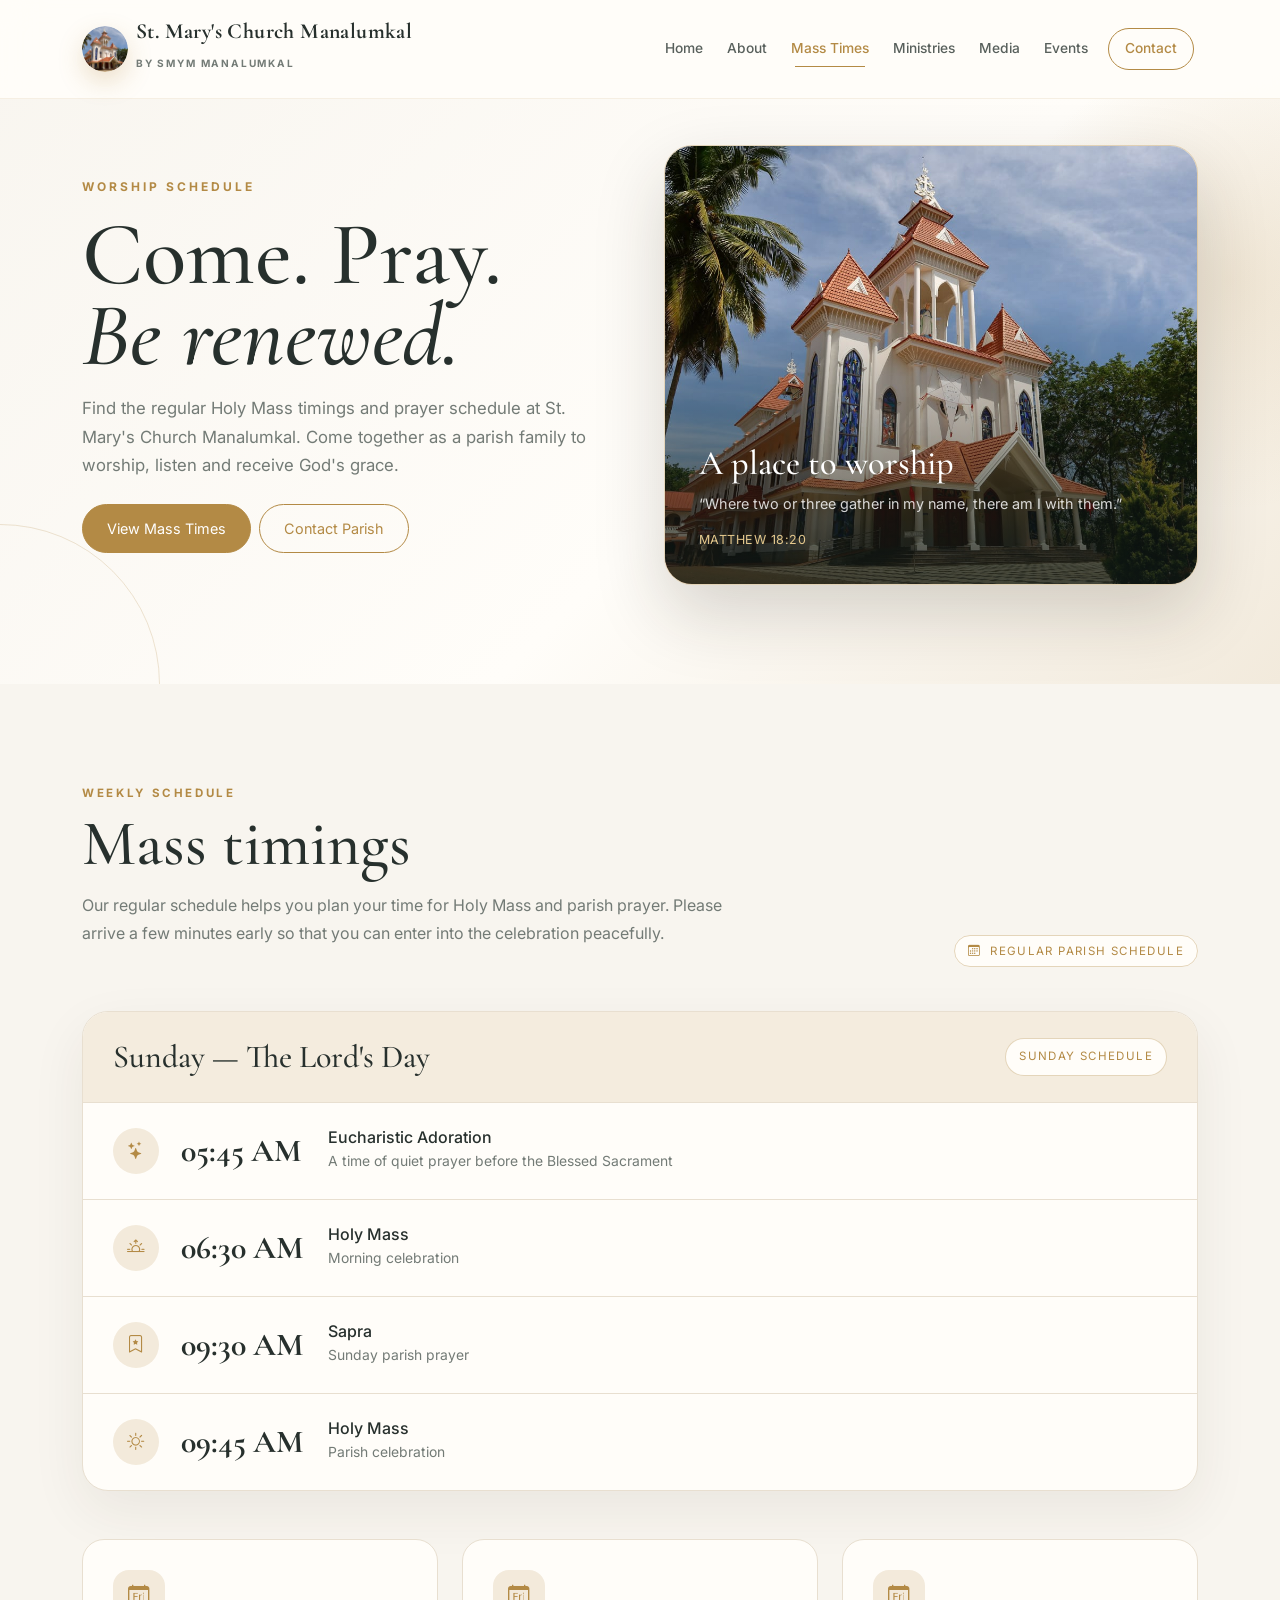
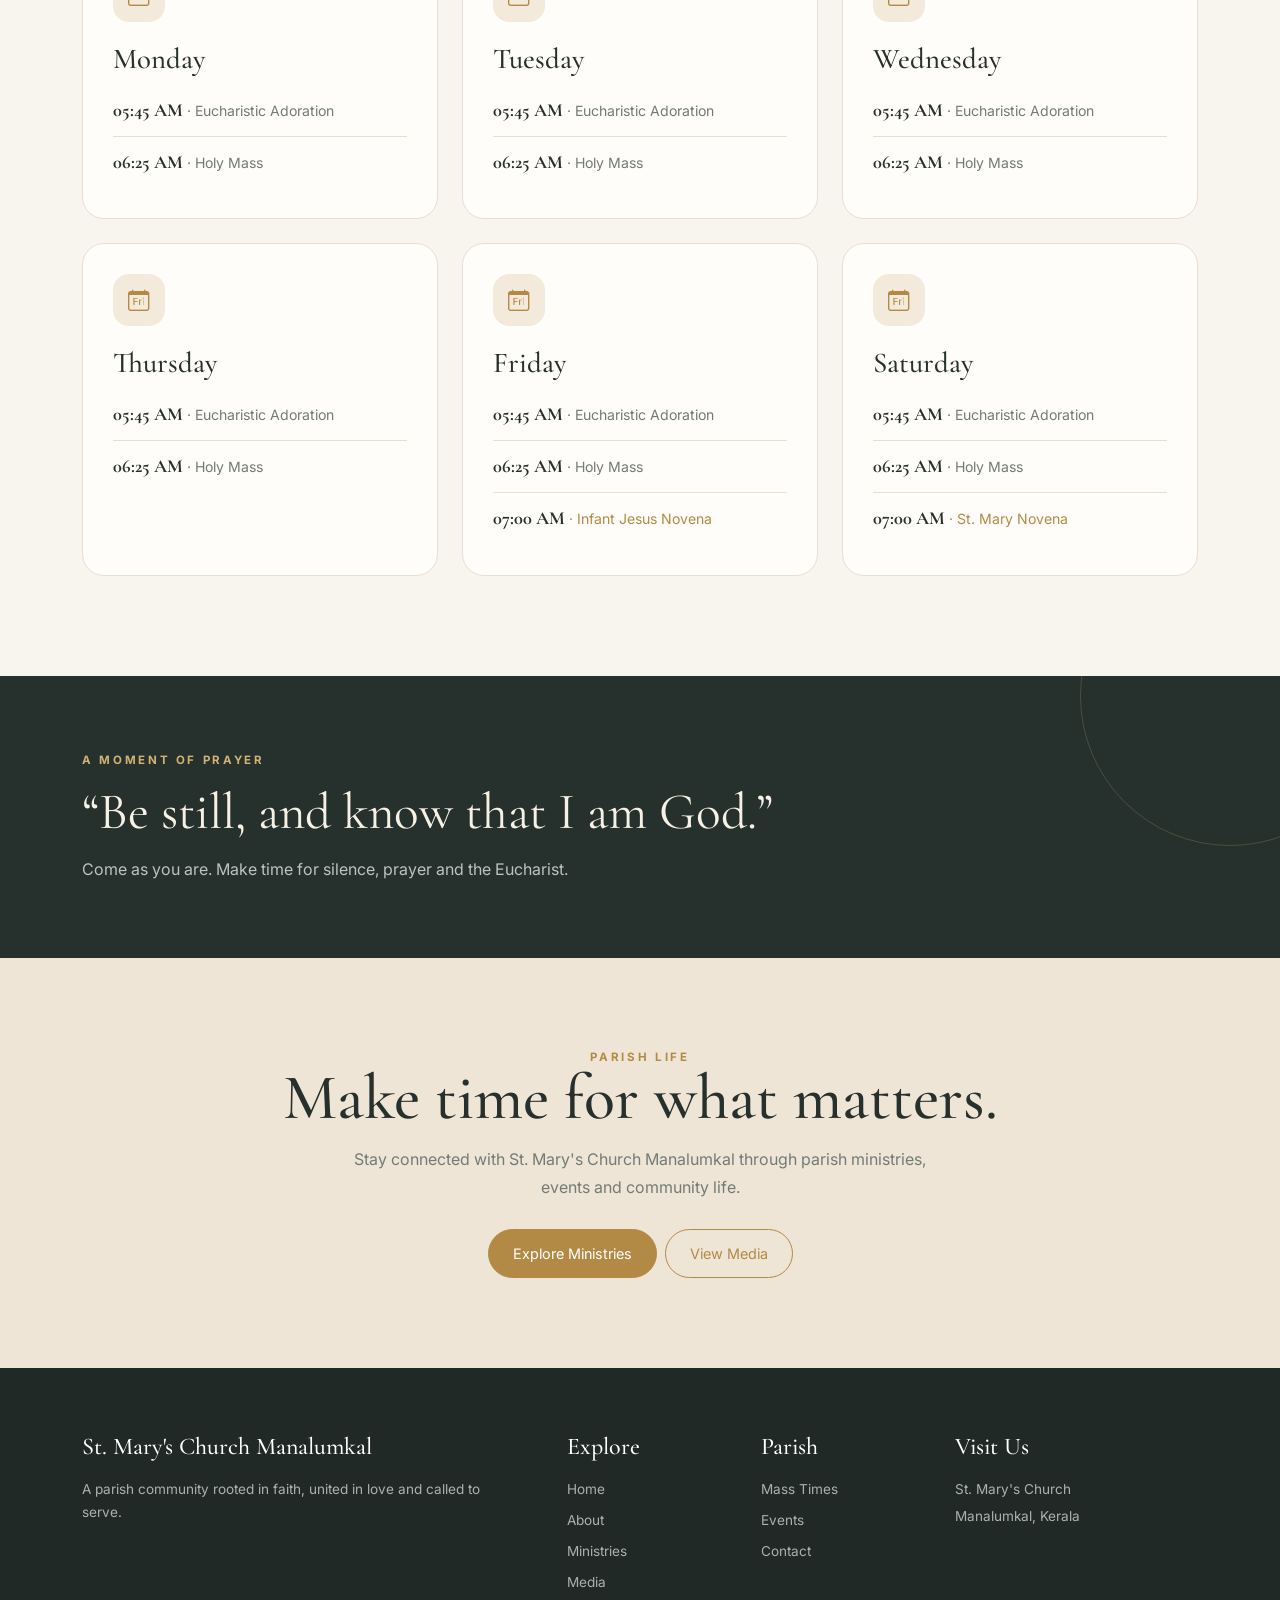
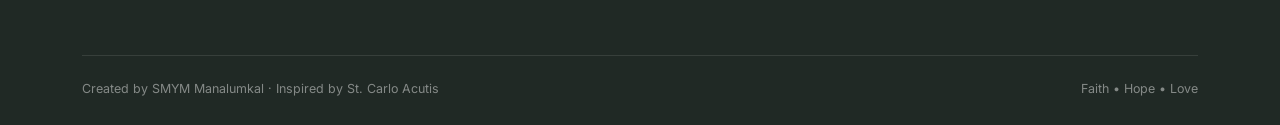
<file: mass_timing.html>
<!DOCTYPE html>
<html lang="en">
<head>
<meta charset="UTF-8">
<meta name="viewport" content="width=device-width, initial-scale=1.0">
<title>Mass Timings | St. Mary's Church Manalumkal</title>
<meta name="description" content="Mass timings and prayer schedule of St. Mary's Church Manalumkal.">
<link href="https://cdn.jsdelivr.net/npm/bootstrap@5.3.8/dist/css/bootstrap.min.css" rel="stylesheet">
<link href="https://cdn.jsdelivr.net/npm/bootstrap-icons@1.13.1/font/bootstrap-icons.css" rel="stylesheet">
<link href="https://fonts.googleapis.com/css2?family=Cormorant+Garamond:wght@500;600;700&family=Inter:wght@400;500;600;700&display=swap" rel="stylesheet">

<style>
:root {
  --cream:#f8f5ef;
  --paper:#fffdf9;
  --ink:#27302d;
  --muted:#737b76;
  --gold:#b38a45;
  --gold2:#d2b273;
  --line:#e8dfd0;
  --dark:#26312e;
}

* { box-sizing:border-box; }
html { scroll-behavior:smooth; }
body {
  margin:0;
  background:var(--cream);
  color:var(--ink);
  font-family:Inter,sans-serif;
  line-height:1.7;
}
.serif { font-family:"Cormorant Garamond",serif; }

/* NAVBAR */
.main-navbar {
  position:fixed;
  top:0;
  left:0;
  right:0;
  z-index:1000;
  background:rgba(255,253,249,.94);
  backdrop-filter:blur(16px);
  border-bottom:1px solid rgba(179,138,69,.12);
  transition:.3s;
}
.main-navbar.scrolled {
  box-shadow:0 10px 30px rgba(42,35,25,.08);
}
.navbar-brand {
  color:var(--ink)!important;
  font-weight:700;
  letter-spacing:.02em;
}
.brand-symbol {
  width:46px;
  height:46px;
  flex:0 0 46px;
  border-radius:50%;
  display:flex;
  align-items:center;
  justify-content:center;
  overflow:hidden;
  box-shadow:0 10px 25px rgba(184,138,68,.25);
}
.brand-symbol img {
  width:100%;
  height:100%;
  display:block;
  object-fit:cover;
  object-position:center;
  border-radius:50%;
}
.brand-title {
  font-family:"Cormorant Garamond",serif;
  font-size:1.35rem;
  line-height:1;
}
.brand-sub {
  font-size:.63rem;
  color:var(--muted);
  letter-spacing:.18em;
  text-transform:uppercase;
}
.nav-link {
  color:#58605c!important;
  font-size:.86rem;
  font-weight:500;
  margin:0 .25rem;
  position:relative;
}
.nav-link:hover,.nav-link.active {
  color:var(--gold)!important;
}
.nav-link.active:after {
  content:"";
  position:absolute;
  left:12px;
  right:12px;
  bottom:1px;
  height:1px;
  background:var(--gold);
}
.nav-cta {
  border:1px solid var(--gold);
  color:var(--gold)!important;
  border-radius:30px;
  padding:.52rem 1rem!important;
}
.nav-cta:hover {
  background:var(--gold);
  color:#fff!important;
}

/* HERO */
.hero {
  min-height:76vh;
  padding:145px 0 90px;
  position:relative;
  overflow:hidden;
  background:linear-gradient(135deg,#f8f5ef 0%,#fffdf9 60%,#f2eadc 100%);
}
.hero:before,.hero:after {
  content:"";
  position:absolute;
  border-radius:50%;
  pointer-events:none;
}
.hero:before {
  width:480px;
  height:480px;
  right:-190px;
  top:40px;
  background:radial-gradient(circle,rgba(179,138,69,.15),transparent 68%);
}
.hero:after {
  width:320px;
  height:320px;
  left:-160px;
  bottom:-160px;
  border:1px solid rgba(179,138,69,.22);
}
.eyebrow {
  font-size:.75rem;
  text-transform:uppercase;
  letter-spacing:.25em;
  color:var(--gold);
  font-weight:700;
}
.hero h1 {
  font-size:clamp(3.3rem,7vw,6rem);
  line-height:.9;
  margin:18px 0;
}
.hero p {
  max-width:650px;
  color:var(--muted);
  font-size:1.05rem;
}
.hero-image-wrap {
  position:relative;
  min-height:440px;
  border-radius:28px;
  overflow:hidden;
  border:1px solid rgba(179,138,69,.35);
  box-shadow:0 28px 70px rgba(40,32,20,.18);
  isolation:isolate;
}
.hero-image-wrap img {
  position:absolute;
  inset:0;
  width:100%;
  height:100%;
  object-fit:cover;
  object-position:center;
  z-index:-2;
}
.hero-image-wrap:after {
  content:"";
  position:absolute;
  inset:0;
  background:linear-gradient(180deg,rgba(15,25,22,.02) 35%,rgba(15,25,22,.78) 100%);
  z-index:-1;
}
.hero-image-caption {
  position:absolute;
  left:0;
  right:0;
  bottom:0;
  padding:34px;
  color:#fff;
}
.hero-image-caption .cross {
  font-size:1.8rem;
  color:#e5c98e;
}
.hero-image-caption h3 {
  font-family:"Cormorant Garamond",serif;
  font-size:2.15rem;
  margin:8px 0;
}
.hero-image-caption p {
  color:rgba(255,255,255,.82);
  font-size:.9rem;
  margin:0;
}
.hero-image-caption .verse {
  color:#e5c98e;
  font-size:.78rem;
  margin-top:12px;
  letter-spacing:.04em;
}

/* SECTIONS */
.section { padding:100px 0; }
.section-label {
  font-size:.72rem;
  text-transform:uppercase;
  letter-spacing:.23em;
  color:var(--gold);
  font-weight:700;
}
.section-title {
  font-size:clamp(2.6rem,5vw,4rem);
  line-height:.95;
  margin:10px 0 18px;
}
.section-intro {
  max-width:690px;
  color:var(--muted);
}

/* MASS SCHEDULE */
.schedule-wrap {
  background:var(--paper);
  border:1px solid var(--line);
  border-radius:26px;
  overflow:hidden;
  box-shadow:0 20px 55px rgba(50,40,25,.07);
}
.schedule-head {
  padding:26px 30px;
  background:#f4ecde;
  border-bottom:1px solid var(--line);
  display:flex;
  justify-content:space-between;
  gap:20px;
  align-items:center;
}
.schedule-head h3 {
  margin:0;
  font-family:"Cormorant Garamond",serif;
  font-size:2rem;
}
.day-badge {
  font-size:.72rem;
  text-transform:uppercase;
  letter-spacing:.12em;
  padding:8px 13px;
  border:1px solid rgba(179,138,69,.35);
  border-radius:20px;
  color:var(--gold);
  background:#fffdf9;
}
.mass-row {
  display:flex;
  align-items:center;
  gap:22px;
  padding:25px 30px;
  border-bottom:1px solid var(--line);
  transition:.25s;
}
.mass-row:last-child { border-bottom:0; }
.mass-row:hover {
  background:#fffaf2;
  transform:translateX(3px);
}
.time {
  min-width:125px;
  font-family:"Cormorant Garamond",serif;
  font-size:2rem;
  font-weight:700;
  color:var(--ink);
  line-height:1;
}
.mass-icon {
  width:46px;
  height:46px;
  border-radius:50%;
  display:grid;
  place-items:center;
  background:#f3eadb;
  color:var(--gold);
  font-size:1.1rem;
}
.mass-info h5 {
  margin:0 0 3px;
  font-size:1rem;
}
.mass-info p {
  margin:0;
  color:var(--muted);
  font-size:.87rem;
}

/* QUICK CARDS */
.quick-card {
  height:100%;
  background:var(--paper);
  border:1px solid var(--line);
  border-radius:22px;
  padding:30px;
  transition:.3s;
}
.quick-card:hover {
  transform:translateY(-6px);
  box-shadow:0 18px 45px rgba(50,40,25,.08);
}
.quick-icon {
  width:52px;
  height:52px;
  border-radius:16px;
  background:#f3eadb;
  color:var(--gold);
  display:grid;
  place-items:center;
  font-size:1.35rem;
  margin-bottom:20px;
}
.quick-card h4 {
  font-family:"Cormorant Garamond",serif;
  font-size:1.8rem;
}
.quick-card p {
  color:var(--muted);
  font-size:.9rem;
}
.schedule-mini {
  padding:10px 0;
  border-bottom:1px solid var(--line);
  color:var(--muted);
  font-size:.88rem;
}
.schedule-mini:last-child { border-bottom:0; }
.schedule-mini strong {
  font-family:"Cormorant Garamond",serif;
  font-size:1.15rem;
  color:var(--ink);
}
.schedule-mini.special { color:var(--gold); }

/* PRAYER BAND */
.note-band {
  background:var(--dark);
  color:#fff;
  padding:75px 0;
  position:relative;
  overflow:hidden;
}
.note-band:after {
  content:"";
  position:absolute;
  width:300px;
  height:300px;
  border:1px solid rgba(210,178,115,.22);
  border-radius:50%;
  right:-100px;
  top:-130px;
}
.note-band p { color:rgba(255,255,255,.7); }
.quote {
  font-family:"Cormorant Garamond",serif;
  font-size:clamp(2rem,4vw,3.4rem);
  line-height:1.05;
  color:#f7f0e4;
}

/* BUTTONS */
.cta {
  padding:90px 0;
  background:#eee5d6;
  text-align:center;
}
.cta h2 {
  font-size:clamp(2.6rem,5vw,4rem);
  line-height:.95;
}
.cta p {
  max-width:620px;
  margin:18px auto 28px;
  color:var(--muted);
}
.btn-gold {
  background:var(--gold);
  color:#fff;
  border:1px solid var(--gold);
  padding:.8rem 1.5rem;
  border-radius:30px;
  font-size:.9rem;
}
.btn-gold:hover {
  background:#9c773c;
  color:#fff;
}
.btn-outline-gold {
  border:1px solid var(--gold);
  color:var(--gold);
  padding:.8rem 1.5rem;
  border-radius:30px;
  font-size:.9rem;
}
.btn-outline-gold:hover {
  background:var(--gold);
  color:#fff;
}

/* FOOTER */
footer {
  background:#202925;
  color:#fff;
  padding:65px 0 25px;
}
footer h5 {
  font-family:"Cormorant Garamond",serif;
  font-size:1.5rem;
}
footer p,footer li,footer a {
  color:rgba(255,255,255,.63);
  font-size:.85rem;
}
footer a { text-decoration:none; }
footer a:hover { color:#d2b273; }
.footer-line {
  border-top:1px solid rgba(255,255,255,.1);
  margin-top:45px;
  padding-top:22px;
  font-size:.78rem;
  color:rgba(255,255,255,.45);
}

/* SCROLL ANIMATION */
.reveal {
  opacity:0;
  transform:translateY(25px);
  transition:opacity .8s ease,transform .8s ease;
}
.reveal.show {
  opacity:1;
  transform:none;
}

/* RESPONSIVE */
@media(max-width:991px) {
  .navbar-collapse {
    background:rgba(255,253,249,.98);
    padding:15px;
    border-bottom:1px solid var(--line);
  }
  .nav-link.active:after { display:none; }
  .hero {
    min-height:auto;
    padding-top:125px;
  }
  .hero-image-wrap { min-height:390px; }
  .mass-row { align-items:flex-start; }
  .time { min-width:105px; }
}

@media(max-width:575px) {
  .hero { padding:120px 0 70px; }
  .hero-image-wrap {
    min-height:340px;
    border-radius:22px;
  }
  .hero-image-caption { padding:24px; }
  .hero-image-caption h3 { font-size:1.85rem; }
  .section { padding:72px 0; }
  .schedule-head {
    padding:20px;
    align-items:flex-start;
    flex-direction:column;
  }
  .mass-row {
    padding:21px 18px;
    gap:14px;
    flex-wrap:wrap;
  }
  .time {
    min-width:92px;
    font-size:1.65rem;
  }
  .mass-icon {
    width:40px;
    height:40px;
  }
  .mass-info {
    flex:1;
    min-width:190px;
  }
  .hero h1 { font-size:3.5rem; }
}
</style>
</head>

<body>

<!-- NAVBAR -->
<nav class="navbar navbar-expand-lg main-navbar" id="mainNavbar">
  <div class="container py-2">

    <a class="navbar-brand d-flex align-items-center gap-2" href="home.html">
      <span class="brand-symbol">
        <img src="img/Church/st_mays_church1.jpg" alt="St. Mary's Church">
      </span>

      <span>
        <span class="brand-title d-block">St. Mary's Church Manalumkal</span>
        <span class="brand-sub">By SMYM Manalumkal</span>
      </span>
    </a>

    <button class="navbar-toggler border-0 shadow-none"
      type="button"
      data-bs-toggle="collapse"
      data-bs-target="#nav">
      <i class="bi bi-list fs-2"></i>
    </button>

    <div class="collapse navbar-collapse" id="nav">
      <ul class="navbar-nav ms-auto align-items-lg-center mt-3 mt-lg-0">
        <li class="nav-item"><a class="nav-link" href="home.html">Home</a></li>
        <li class="nav-item"><a class="nav-link" href="about.html">About</a></li>
        <li class="nav-item"><a class="nav-link active" href="mass_timing.html">Mass Times</a></li>
        <li class="nav-item"><a class="nav-link" href="ministries.html">Ministries</a></li>
        <li class="nav-item"><a class="nav-link" href="media.html">Media</a></li>
        <li class="nav-item"><a class="nav-link" href="parish_announcements.html">Events</a></li>
        <li class="nav-item"><a class="nav-link nav-cta ms-lg-2" href="">Contact</a></li>
      </ul>
    </div>
  </div>
</nav>

<!-- HERO SECTION -->
<header class="hero">
  <div class="container">
    <div class="row align-items-center g-5">

      <div class="col-lg-6 reveal">
        <div class="eyebrow">Worship Schedule</div>
        <h1 class="serif">Come. Pray.<br><em>Be renewed.</em></h1>

        <p>
          Find the regular Holy Mass timings and prayer schedule at
          St. Mary's Church Manalumkal. Come together as a parish family
          to worship, listen and receive God's grace.
        </p>

        <div class="d-flex flex-wrap gap-2 mt-4">
          <a href="#weekly" class="btn btn-gold">View Mass Times</a>
          <a href="contact.html" class="btn btn-outline-gold">Contact Parish</a>
        </div>
      </div>

      <div class="col-lg-6 reveal">
        <div class="hero-image-wrap">
          <img src="img/Church/st_mays_church1.jpg"
            alt="St. Mary's Church Manalumkal">

          <div class="hero-image-caption">
            <i class="bi bi-cross cross"></i>
            <h3>A place to worship</h3>
            <p>“Where two or three gather in my name, there am I with them.”</p>
            <div class="verse">MATTHEW 18:20</div>
          </div>
        </div>
      </div>

    </div>
  </div>
</header>

<!-- WEEKLY MASS SCHEDULE -->
<section class="section" id="weekly">
  <div class="container">

    <div class="row mb-5 align-items-end">
      <div class="col-lg-7 reveal">
        <div class="section-label">Weekly Schedule</div>
        <h2 class="section-title serif">Mass timings</h2>
        <p class="section-intro">
          Our regular schedule helps you plan your time for Holy Mass
          and parish prayer. Please arrive a few minutes early so that
          you can enter into the celebration peacefully.
        </p>
      </div>

      <div class="col-lg-5 text-lg-end reveal">
        <span class="day-badge">
          <i class="bi bi-calendar3 me-1"></i>
          Regular Parish Schedule
        </span>
      </div>
    </div>

    <div class="schedule-wrap reveal">

      <div class="schedule-head">
        <h3>Sunday — The Lord's Day</h3>
        <span class="day-badge">Sunday Schedule</span>
      </div>

      <div class="mass-row">
        <div class="mass-icon"><i class="bi bi-stars"></i></div>
        <div class="time">05:45 AM</div>
        <div class="mass-info">
          <h5>Eucharistic Adoration</h5>
          <p>A time of quiet prayer before the Blessed Sacrament</p>
        </div>
      </div>

      <div class="mass-row">
        <div class="mass-icon"><i class="bi bi-sunrise"></i></div>
        <div class="time">06:30 AM</div>
        <div class="mass-info">
          <h5>Holy Mass</h5>
          <p>Morning celebration</p>
        </div>
      </div>

      <div class="mass-row">
        <div class="mass-icon"><i class="bi bi-bookmark-star"></i></div>
        <div class="time">09:30 AM</div>
        <div class="mass-info">
          <h5>Sapra</h5>
          <p>Sunday parish prayer</p>
        </div>
      </div>

      <div class="mass-row">
        <div class="mass-icon"><i class="bi bi-sun"></i></div>
        <div class="time">09:45 AM</div>
        <div class="mass-info">
          <h5>Holy Mass</h5>
          <p>Parish celebration</p>
        </div>
      </div>

    </div>

    <!-- WEEKDAY CARDS -->
    <div class="row g-4 mt-4">

      <div class="col-lg-4 col-md-6 reveal">
        <div class="quick-card">
          <div class="quick-icon"><i class="bi bi-calendar-day"></i></div>
          <h4>Monday</h4>
          <div class="schedule-mini"><strong>05:45 AM</strong> · Eucharistic Adoration</div>
          <div class="schedule-mini"><strong>06:25 AM</strong> · Holy Mass</div>
        </div>
      </div>

      <div class="col-lg-4 col-md-6 reveal">
        <div class="quick-card">
          <div class="quick-icon"><i class="bi bi-calendar-day"></i></div>
          <h4>Tuesday</h4>
          <div class="schedule-mini"><strong>05:45 AM</strong> · Eucharistic Adoration</div>
          <div class="schedule-mini"><strong>06:25 AM</strong> · Holy Mass</div>
        </div>
      </div>

      <div class="col-lg-4 col-md-6 reveal">
        <div class="quick-card">
          <div class="quick-icon"><i class="bi bi-calendar-day"></i></div>
          <h4>Wednesday</h4>
          <div class="schedule-mini"><strong>05:45 AM</strong> · Eucharistic Adoration</div>
          <div class="schedule-mini"><strong>06:25 AM</strong> · Holy Mass</div>
        </div>
      </div>

      <div class="col-lg-4 col-md-6 reveal">
        <div class="quick-card">
          <div class="quick-icon"><i class="bi bi-calendar-day"></i></div>
          <h4>Thursday</h4>
          <div class="schedule-mini"><strong>05:45 AM</strong> · Eucharistic Adoration</div>
          <div class="schedule-mini"><strong>06:25 AM</strong> · Holy Mass</div>
        </div>
      </div>

      <div class="col-lg-4 col-md-6 reveal">
        <div class="quick-card">
          <div class="quick-icon"><i class="bi bi-calendar-day"></i></div>
          <h4>Friday</h4>
          <div class="schedule-mini"><strong>05:45 AM</strong> · Eucharistic Adoration</div>
          <div class="schedule-mini"><strong>06:25 AM</strong> · Holy Mass</div>
          <div class="schedule-mini special"><strong>07:00 AM</strong> · Infant Jesus Novena</div>
        </div>
      </div>

      <div class="col-lg-4 col-md-6 reveal">
        <div class="quick-card">
          <div class="quick-icon"><i class="bi bi-calendar-day"></i></div>
          <h4>Saturday</h4>
          <div class="schedule-mini"><strong>05:45 AM</strong> · Eucharistic Adoration</div>
          <div class="schedule-mini"><strong>06:25 AM</strong> · Holy Mass</div>
          <div class="schedule-mini special"><strong>07:00 AM</strong> · St. Mary Novena</div>
        </div>
      </div>

    </div>
  </div>
</section>

<!-- PRAYER SECTION -->
<section class="note-band">
  <div class="container">
    <div class="row align-items-center g-5">

      <div class="col-lg-8 reveal">
        <div class="section-label" style="color:#d2b273">A moment of prayer</div>
        <div class="quote mt-3">“Be still, and know that I am God.”</div>
        <p class="mt-3 mb-0">
          Come as you are. Make time for silence, prayer and the Eucharist.
        </p>
      </div>

      <div class="col-lg-4 text-lg-end reveal">
        <i class="bi bi-cross"
          style="font-size:5rem;color:#d2b273;opacity:.75"></i>
      </div>

    </div>
  </div>
</section>

<!-- CALL TO ACTION -->
<section class="cta">
  <div class="container reveal">
    <div class="section-label">Parish Life</div>
    <h2 class="serif">Make time for what matters.</h2>
    <p>
      Stay connected with St. Mary's Church Manalumkal through parish
      ministries, events and community life.
    </p>

    <div class="d-flex justify-content-center flex-wrap gap-2">
      <a href="ministries.html" class="btn btn-gold">Explore Ministries</a>
      <a href="media.html" class="btn btn-outline-gold">View Media</a>
    </div>
  </div>
</section>

<!-- FOOTER -->
<footer>
  <div class="container">
    <div class="row g-5">

      <div class="col-lg-5">
        <h5>St. Mary's Church Manalumkal</h5>
        <p class="mt-3">
          A parish community rooted in faith, united in love and called to serve.
        </p>
      </div>

      <div class="col-6 col-lg-2">
        <h5>Explore</h5>
        <ul class="list-unstyled mt-3">
          <li class="mb-2"><a href="index.html">Home</a></li>
          <li class="mb-2"><a href="about.html">About</a></li>
          <li class="mb-2"><a href="ministries.html">Ministries</a></li>
          <li><a href="media.html">Media</a></li>
        </ul>
      </div>

      <div class="col-6 col-lg-2">
        <h5>Parish</h5>
        <ul class="list-unstyled mt-3">
          <li class="mb-2"><a href="mass timing.html">Mass Times</a></li>
          <li class="mb-2"><a href="events.html">Events</a></li>
          <li><a href="contact.html">Contact</a></li>
        </ul>
      </div>

      <div class="col-lg-3">
        <h5>Visit Us</h5>
        <p class="mt-3 mb-1">St. Mary's Church</p>
        <p>Manalumkal, Kerala</p>
      </div>

    </div>

    <div class="footer-line d-flex flex-wrap justify-content-between gap-2">
      <span>Created by SMYM Manalumkal · Inspired by St. Carlo Acutis</span>
      <span>Faith • Hope • Love</span>
    </div>
  </div>
</footer>

<script src="https://cdn.jsdelivr.net/npm/bootstrap@5.3.8/dist/js/bootstrap.bundle.min.js"></script>

<script>
const nav = document.getElementById('mainNavbar');

window.addEventListener('scroll', () => {
  nav.classList.toggle('scrolled', window.scrollY > 20);
});

const io = new IntersectionObserver(
  entries => {
    entries.forEach(entry => {
      if (entry.isIntersecting) {
        entry.target.classList.add('show');
      }
    });
  },
  { threshold: 0.12 }
);

document.querySelectorAll('.reveal').forEach(el => io.observe(el));
</script>

</body>
</html>
</file>
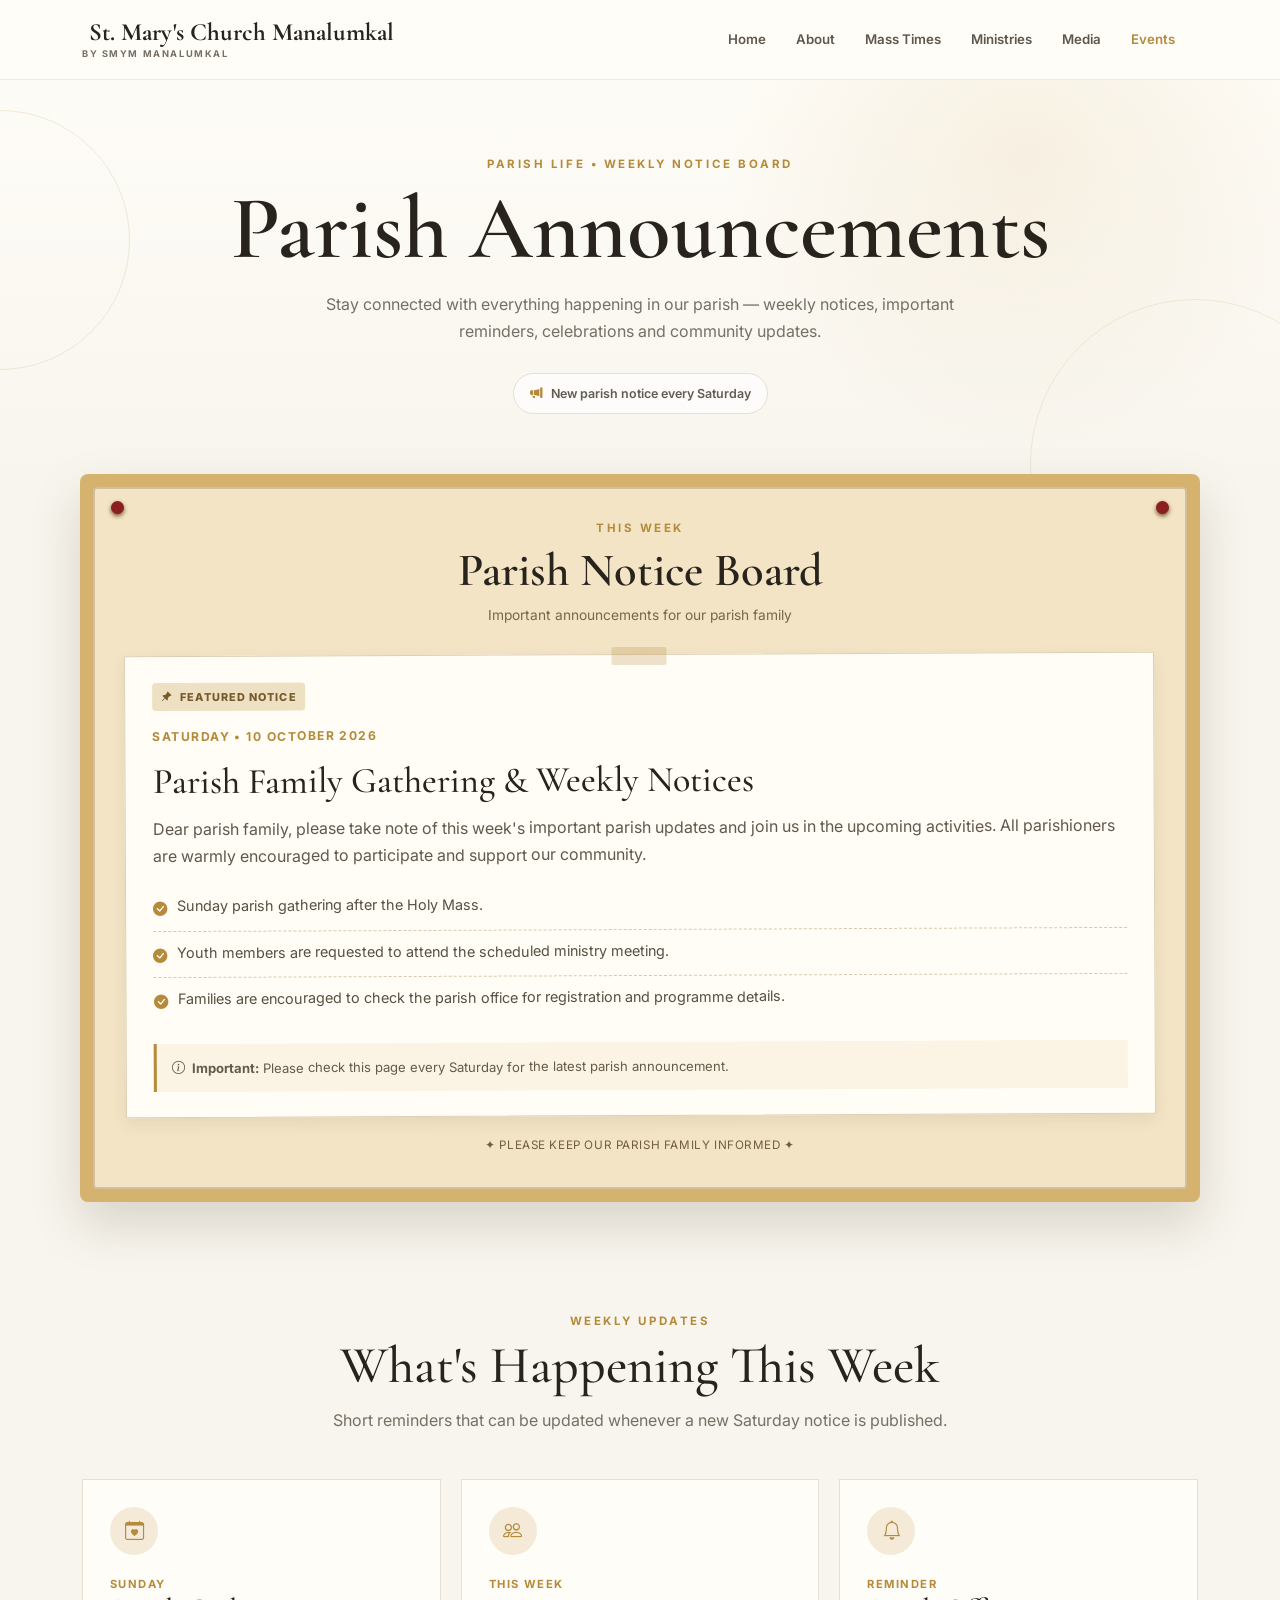
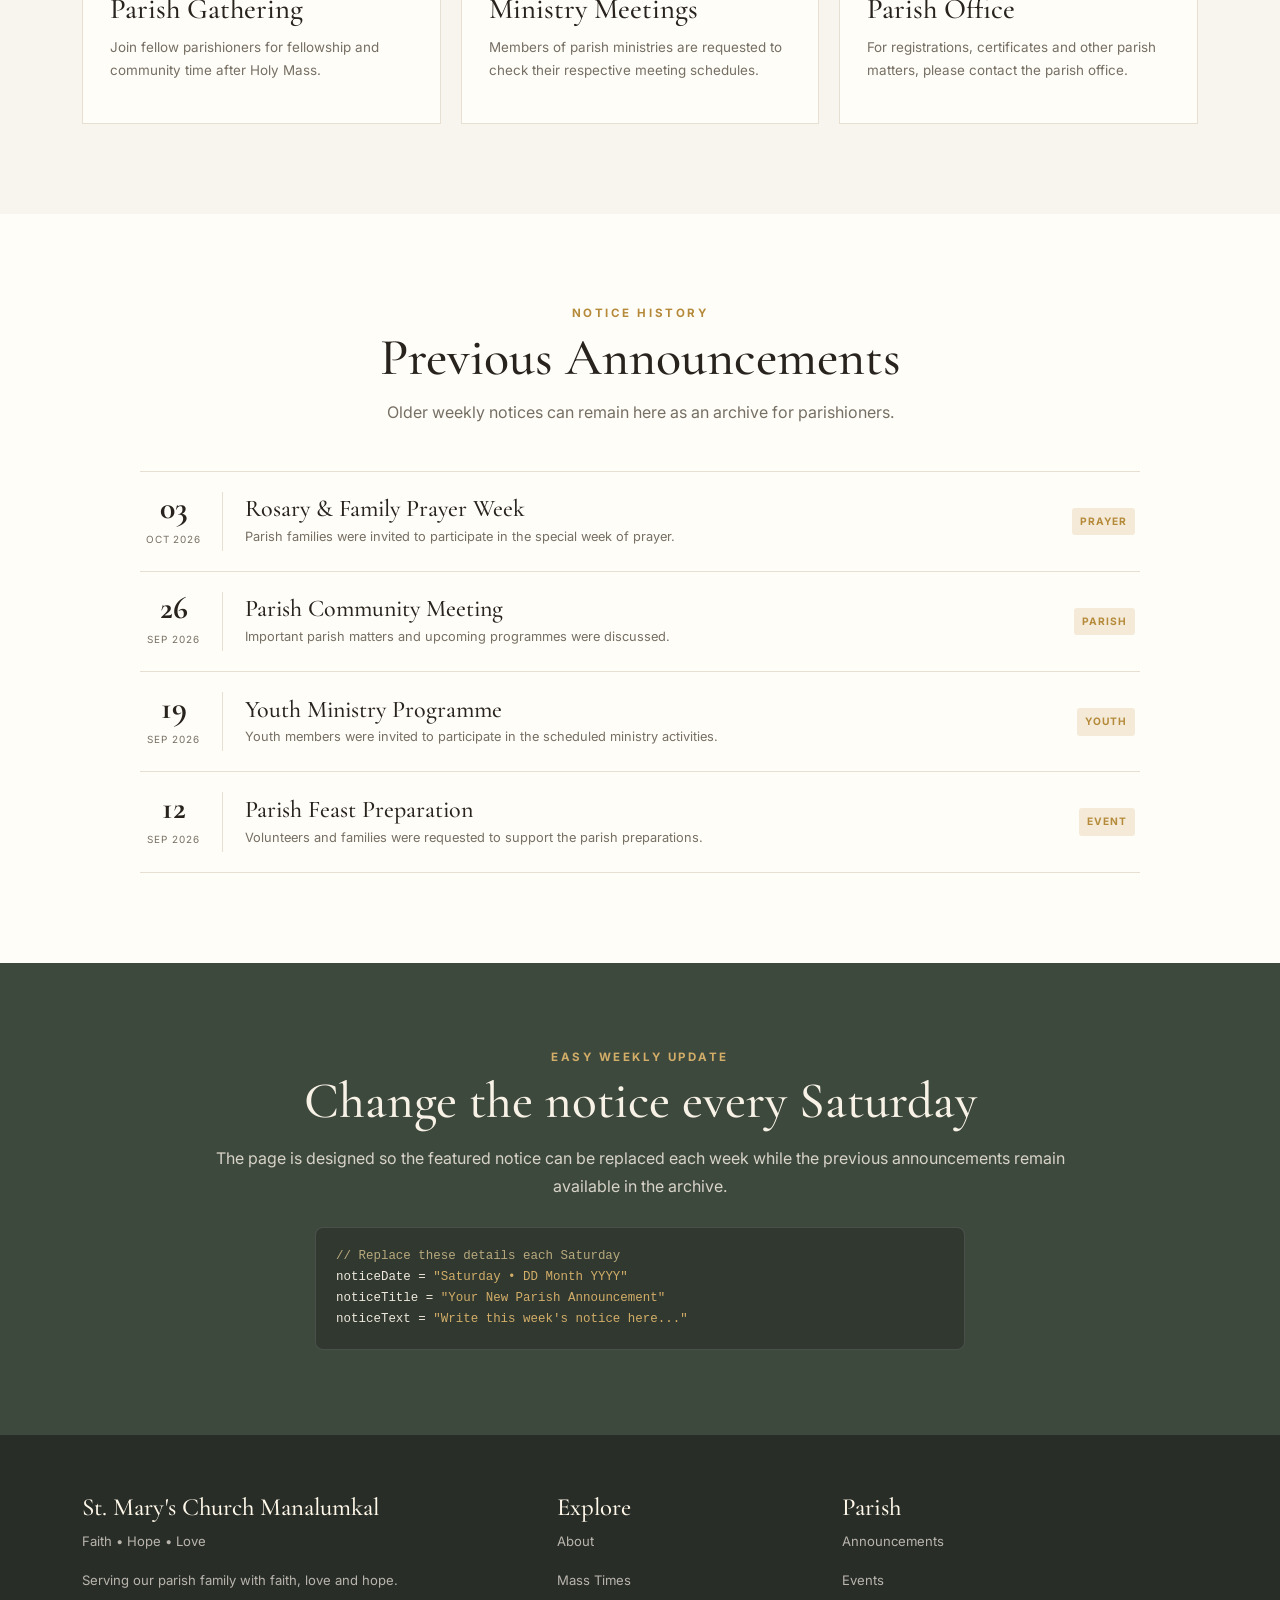
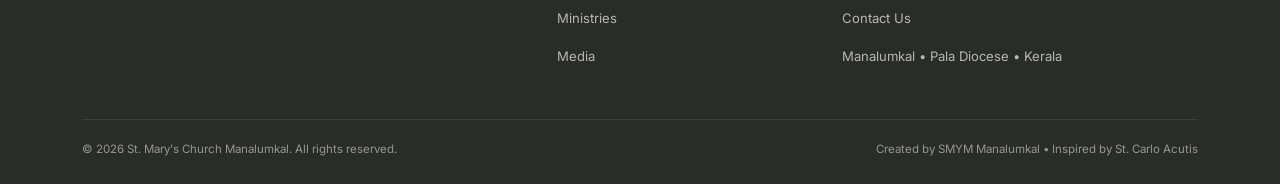
<file: parish_announcements.html>
<!DOCTYPE html>
<html lang="en">
<head>
<meta charset="UTF-8">
<meta name="viewport" content="width=device-width, initial-scale=1.0">
<title>Parish Announcements | St. Mary's Church Manalumkal</title>
<meta name="description" content="Weekly parish announcements, notices, reminders and important updates from St. Mary's Church Manalumkal.">
<link href="https://cdn.jsdelivr.net/npm/bootstrap@5.3.8/dist/css/bootstrap.min.css" rel="stylesheet">
<link href="https://cdn.jsdelivr.net/npm/bootstrap-icons@1.13.1/font/bootstrap-icons.css" rel="stylesheet">
<link rel="preconnect" href="https://fonts.googleapis.com">
<link rel="preconnect" href="https://fonts.gstatic.com" crossorigin>
<link href="https://fonts.googleapis.com/css2?family=Cormorant+Garamond:wght@500;600;700&family=Inter:wght@400;500;600;700&display=swap" rel="stylesheet">
<style>
:root{--cream:#f8f5ee;--paper:#fffdf8;--gold:#b58a3b;--gold2:#d2ad68;--ink:#28231d;--muted:#766f64;--line:#e7dfd1;--green:#566b57}
*{box-sizing:border-box}html{scroll-behavior:smooth}body{margin:0;background:var(--cream);color:var(--ink);font-family:Inter,sans-serif;line-height:1.7}.serif{font-family:"Cormorant Garamond",serif}.section-pad{padding:90px 0}.eyebrow{text-transform:uppercase;letter-spacing:.22em;font-size:.72rem;font-weight:700;color:var(--gold)}
.main-navbar{position:fixed;top:0;left:0;right:0;z-index:1000;background:rgba(255,253,248,.94);backdrop-filter:blur(18px);border-bottom:1px solid rgba(181,138,59,.16);transition:.3s}.main-navbar.scrolled{box-shadow:0 8px 30px rgba(55,43,25,.09)}.navbar-brand{color:var(--ink)!important;font-family:"Cormorant Garamond",serif;font-size:1.55rem;font-weight:700;line-height:.95}.navbar-brand small{display:block;font-family:Inter,sans-serif;font-size:.58rem;letter-spacing:.17em;text-transform:uppercase;color:var(--muted);margin-top:5px}.brand-cross{color:var(--gold);font-size:1.05rem;margin-right:7px}.navbar-nav .nav-link{color:#5e574d!important;font-size:.83rem;font-weight:600;margin:0 4px;padding:10px 11px!important}.navbar-nav .nav-link:hover,.navbar-nav .nav-link.active{color:var(--gold)!important}.nav-cta{border:1px solid var(--gold)!important;color:var(--gold)!important;border-radius:50px;padding:8px 17px!important}.navbar-toggler{border:1px solid var(--line);padding:7px 10px}.navbar-toggler:focus{box-shadow:none}
.hero{padding:155px 0 95px;background:radial-gradient(circle at 80% 30%,rgba(210,173,104,.14),transparent 28%),linear-gradient(180deg,#fffdf8,var(--cream));position:relative;overflow:hidden}.hero:before{content:"";position:absolute;left:-130px;top:110px;width:260px;height:260px;border:1px solid rgba(181,138,59,.17);border-radius:50%}.hero:after{content:"";position:absolute;right:-80px;bottom:-120px;width:330px;height:330px;border:1px solid rgba(181,138,59,.15);border-radius:50%}.hero-copy{max-width:850px;margin:auto;text-align:center;position:relative;z-index:1}.hero h1{font-size:clamp(3rem,7vw,5.6rem);line-height:.9;margin:14px 0 22px;font-weight:600}.hero p{max-width:690px;margin:auto;color:var(--muted);font-size:1rem}.hero-date{display:inline-flex;align-items:center;gap:9px;margin-top:27px;padding:9px 16px;border:1px solid var(--line);background:rgba(255,255,255,.7);border-radius:50px;font-size:.78rem;color:#625b50;font-weight:600}.hero-date i{color:var(--gold)}
.board-wrap{max-width:1120px;margin:-35px auto 0;position:relative;z-index:5}.notice-board{background:#d5b36f;padding:13px;border-radius:8px;box-shadow:0 22px 50px rgba(60,45,22,.17)}.board-inner{background:#f2e4c5;border:2px solid rgba(92,66,27,.22);border-radius:4px;padding:30px;position:relative}.pin{position:absolute;width:13px;height:13px;border-radius:50%;background:#8b1f1f;box-shadow:0 2px 4px #6e4d27;top:12px}.pin.left{left:16px}.pin.right{right:16px}.board-title{text-align:center;margin-bottom:27px}.board-title h2{font-size:2.9rem;margin:5px 0;font-weight:600}.board-title p{margin:0;color:#76664d;font-size:.86rem}.notice-card{background:#fffdf6;border:1px solid #ddcfb5;padding:25px 27px;box-shadow:0 6px 16px rgba(79,57,25,.08);position:relative;transform:rotate(-.25deg)}.notice-card:before{content:"";position:absolute;top:-8px;left:50%;transform:translateX(-50%);width:55px;height:18px;background:rgba(181,138,59,.24);border-radius:2px}.notice-label{display:inline-flex;align-items:center;gap:7px;background:#eee0c3;color:#765a2a;border-radius:4px;padding:5px 9px;font-size:.68rem;font-weight:800;text-transform:uppercase;letter-spacing:.1em}.notice-card h3{font-family:"Cormorant Garamond",serif;font-size:2.25rem;line-height:1.05;margin:15px 0 9px}.notice-date{color:var(--gold);font-size:.76rem;font-weight:700;text-transform:uppercase;letter-spacing:.12em}.notice-card p{color:#61594d;margin:15px 0}.notice-list{padding:0;margin:0;list-style:none}.notice-list li{padding:9px 0;border-bottom:1px dashed #d8c9ad;display:flex;gap:10px;color:#575043;font-size:.9rem}.notice-list li:last-child{border-bottom:0}.notice-list i{color:var(--gold);margin-top:3px}.important{margin-top:20px;padding:13px 15px;border-left:3px solid var(--gold);background:#fbf4e4;color:#665a48;font-size:.82rem}.board-note{text-align:center;color:#725e3e;font-size:.73rem;margin:19px 0 2px;letter-spacing:.05em}
.weekly{padding-top:110px}.section-heading{text-align:center;max-width:720px;margin:0 auto 45px}.section-heading h2{font-family:"Cormorant Garamond",serif;font-size:3.25rem;line-height:1;margin:8px 0 15px}.section-heading p{color:var(--muted);margin:0}.week-grid{display:grid;grid-template-columns:repeat(3,1fr);gap:20px}.mini-notice{background:var(--paper);border:1px solid var(--line);padding:27px;min-height:245px;transition:.3s;position:relative}.mini-notice:hover{transform:translateY(-5px);box-shadow:0 16px 35px rgba(62,48,26,.08)}.mini-notice .icon{width:48px;height:48px;border-radius:50%;display:grid;place-items:center;background:#f4ead7;color:var(--gold);font-size:1.2rem;margin-bottom:20px}.mini-notice h3{font-family:"Cormorant Garamond",serif;font-size:1.8rem;line-height:1.05;margin-bottom:9px}.mini-notice .small-date{font-size:.7rem;text-transform:uppercase;letter-spacing:.13em;color:var(--gold);font-weight:700}.mini-notice p{font-size:.84rem;color:var(--muted);margin:12px 0 0}
.archive{background:#fffdf8}.archive-table{max-width:1000px;margin:auto}.archive-item{display:flex;align-items:center;gap:22px;padding:20px 5px;border-bottom:1px solid var(--line)}.archive-item:first-child{border-top:1px solid var(--line)}.archive-date{width:78px;text-align:center;border-right:1px solid var(--line);padding-right:20px}.archive-date strong{font-family:"Cormorant Garamond",serif;font-size:2rem;display:block;line-height:1}.archive-date span{font-size:.62rem;text-transform:uppercase;letter-spacing:.1em;color:var(--muted)}.archive-content{flex:1}.archive-content h4{font-family:"Cormorant Garamond",serif;font-size:1.5rem;margin:0}.archive-content p{font-size:.8rem;color:var(--muted);margin:2px 0 0}.tag{font-size:.64rem;font-weight:700;text-transform:uppercase;letter-spacing:.1em;color:var(--gold);background:#f4ead7;padding:5px 8px;border-radius:3px}
.update-guide{padding:85px 0;background:#3e493e;color:#f7f1e6}.guide-box{max-width:850px;margin:auto;text-align:center}.guide-box h2{font-family:"Cormorant Garamond",serif;font-size:3.2rem;line-height:1;margin:9px 0 18px}.guide-box p{color:#d8d3c8}.code-box{margin:27px auto 0;text-align:left;background:#303830;border:1px solid rgba(255,255,255,.12);border-radius:8px;padding:18px 20px;color:#eee8dc;font-family:monospace;font-size:.78rem;max-width:650px;overflow:auto}.code-box .comment{color:#b8a97e}.footer{background:#282d28;color:#d8d4ca;padding:58px 0 25px}.footer h5{font-family:"Cormorant Garamond",serif;color:#fff8e9;font-size:1.55rem}.footer p,.footer a{color:#b9b5ad;font-size:.82rem;text-decoration:none}.footer a:hover{color:#d2ad68}.footer-bottom{border-top:1px solid rgba(255,255,255,.09);margin-top:35px;padding-top:20px;font-size:.72rem;color:#99958e}.reveal{opacity:0;transform:translateY(22px);transition:opacity .7s ease,transform .7s ease}.reveal.show{opacity:1;transform:none}
@media(max-width:991px){.navbar-collapse{background:#fffdf8;padding:14px;border:1px solid var(--line);margin-top:8px}.nav-cta{display:inline-block;margin-top:5px}.week-grid{grid-template-columns:1fr 1fr}.board-inner{padding:25px}}
@media(max-width:767px){.hero{padding:135px 0 75px}.hero h1{font-size:3.7rem}.board-wrap{margin:-20px 12px 0}.board-inner{padding:23px 14px}.notice-card{padding:22px 18px}.notice-card h3{font-size:1.9rem}.board-title h2{font-size:2.35rem}.section-pad{padding:70px 0}.weekly{padding-top:80px}.section-heading h2{font-size:2.65rem}.week-grid{grid-template-columns:1fr}.archive-item{align-items:flex-start;gap:14px}.archive-date{width:65px;padding-right:12px}.archive-date strong{font-size:1.65rem}.archive-content h4{font-size:1.25rem}.tag{display:none}.guide-box h2{font-size:2.6rem}}
</style>
</head>
<body>
<nav class="navbar navbar-expand-lg main-navbar" id="mainNavbar">
<div class="container py-2">
<a class="navbar-brand" href=""><span class="brand-cross"><i class="bi bi-cross"></i></span>St. Mary's Church Manalumkal<small>By SMYM Manalumkal</small></a>
<button class="navbar-toggler" type="button" data-bs-toggle="collapse" data-bs-target="#nav"><i class="bi bi-list"></i></button>
<div class="collapse navbar-collapse" id="nav"><ul class="navbar-nav ms-auto align-items-lg-center">
<li class="nav-item"><a class="nav-link" href="home.html">Home</a></li><li class="nav-item"><a class="nav-link" href="about.html">About</a></li><li class="nav-item"><a class="nav-link" href="mass timing.html">Mass Times</a></li><li class="nav-item"><a class="nav-link" href="ministries.html">Ministries</a></li><li class="nav-item"><a class="nav-link" href="media.html">Media</a></li><li class="nav-item"><a class="nav-link active" href="parish announcements.html">Events</a></li><li class="nav-item"><li class="nav-item ms-lg-2">
</ul></div></div></nav>

<header class="hero"><div class="container"><div class="hero-copy reveal"><div class="eyebrow">Parish Life • Weekly Notice Board</div><h1 class="serif">Parish Announcements</h1><p>Stay connected with everything happening in our parish — weekly notices, important reminders, celebrations and community updates.</p><div class="hero-date"><i class="bi bi-megaphone-fill"></i> New parish notice every Saturday</div></div></div></header>

<section class="board-wrap reveal"><div class="notice-board"><div class="board-inner"><span class="pin left"></span><span class="pin right"></span><div class="board-title"><div class="eyebrow">This Week</div><h2 class="serif">Parish Notice Board</h2><p>Important announcements for our parish family</p></div>
<div class="notice-card"><span class="notice-label"><i class="bi bi-pin-angle-fill"></i> Featured Notice</span><div class="notice-date mt-3">Saturday • 10 October 2026</div><h3>Parish Family Gathering & Weekly Notices</h3><p>Dear parish family, please take note of this week's important parish updates and join us in the upcoming activities. All parishioners are warmly encouraged to participate and support our community.</p><ul class="notice-list"><li><i class="bi bi-check-circle-fill"></i><span>Sunday parish gathering after the Holy Mass.</span></li><li><i class="bi bi-check-circle-fill"></i><span>Youth members are requested to attend the scheduled ministry meeting.</span></li><li><i class="bi bi-check-circle-fill"></i><span>Families are encouraged to check the parish office for registration and programme details.</span></li></ul><div class="important"><strong><i class="bi bi-info-circle me-1"></i> Important:</strong> Please check this page every Saturday for the latest parish announcement.</div></div><div class="board-note">✦ PLEASE KEEP OUR PARISH FAMILY INFORMED ✦</div></div></div></section>

<section class="weekly section-pad"><div class="container"><div class="section-heading reveal"><div class="eyebrow">Weekly Updates</div><h2>What's Happening This Week</h2><p>Short reminders that can be updated whenever a new Saturday notice is published.</p></div><div class="week-grid">
<div class="mini-notice reveal"><div class="icon"><i class="bi bi-calendar-heart"></i></div><div class="small-date">Sunday</div><h3>Parish Gathering</h3><p>Join fellow parishioners for fellowship and community time after Holy Mass.</p></div>
<div class="mini-notice reveal"><div class="icon"><i class="bi bi-people"></i></div><div class="small-date">This Week</div><h3>Ministry Meetings</h3><p>Members of parish ministries are requested to check their respective meeting schedules.</p></div>
<div class="mini-notice reveal"><div class="icon"><i class="bi bi-bell"></i></div><div class="small-date">Reminder</div><h3>Parish Office</h3><p>For registrations, certificates and other parish matters, please contact the parish office.</p></div>
</div></div></section>

<section class="archive section-pad"><div class="container"><div class="section-heading reveal"><div class="eyebrow">Notice History</div><h2>Previous Announcements</h2><p>Older weekly notices can remain here as an archive for parishioners.</p></div><div class="archive-table reveal">
<div class="archive-item"><div class="archive-date"><strong>03</strong><span>Oct 2026</span></div><div class="archive-content"><h4>Rosary & Family Prayer Week</h4><p>Parish families were invited to participate in the special week of prayer.</p></div><span class="tag">Prayer</span></div>
<div class="archive-item"><div class="archive-date"><strong>26</strong><span>Sep 2026</span></div><div class="archive-content"><h4>Parish Community Meeting</h4><p>Important parish matters and upcoming programmes were discussed.</p></div><span class="tag">Parish</span></div>
<div class="archive-item"><div class="archive-date"><strong>19</strong><span>Sep 2026</span></div><div class="archive-content"><h4>Youth Ministry Programme</h4><p>Youth members were invited to participate in the scheduled ministry activities.</p></div><span class="tag">Youth</span></div>
<div class="archive-item"><div class="archive-date"><strong>12</strong><span>Sep 2026</span></div><div class="archive-content"><h4>Parish Feast Preparation</h4><p>Volunteers and families were requested to support the parish preparations.</p></div><span class="tag">Event</span></div>
</div></div></section>

<section class="update-guide"><div class="container"><div class="guide-box reveal"><div class="eyebrow" style="color:#d2ad68">Easy Weekly Update</div><h2>Change the notice every Saturday</h2><p>The page is designed so the featured notice can be replaced each week while the previous announcements remain available in the archive.</p><div class="code-box"><span class="comment">// Replace these details each Saturday</span><br>noticeDate = <span style="color:#d2ad68">"Saturday • DD Month YYYY"</span><br>noticeTitle = <span style="color:#d2ad68">"Your New Parish Announcement"</span><br>noticeText = <span style="color:#d2ad68">"Write this week's notice here..."</span></div></div></div></section>

<footer class="footer"><div class="container"><div class="row g-4"><div class="col-lg-5"><h5>St. Mary's Church Manalumkal</h5><p>Faith • Hope • Love</p><p>Serving our parish family with faith, love and hope.</p></div><div class="col-6 col-lg-3"><h5>Explore</h5><p><a href="about.html">About</a></p><p><a href="mass timing.html">Mass Times</a></p><p><a href="ministries.html">Ministries</a></p><p><a href="media.html">Media</a></p></div><div class="col-6 col-lg-4"><h5>Parish</h5><p><a href="parish announcements.html">Announcements</a></p><p><a href="events.html">Events</a></p><p><a href="contact.html">Contact Us</a></p><p>Manalumkal • Pala Diocese • Kerala</p></div></div><div class="footer-bottom d-flex flex-column flex-md-row justify-content-between gap-2"><span>© 2026 St. Mary's Church Manalumkal. All rights reserved.</span><span>Created by SMYM Manalumkal • Inspired by St. Carlo Acutis</span></div></div></footer>
<script src="https://cdn.jsdelivr.net/npm/bootstrap@5.3.8/dist/js/bootstrap.bundle.min.js"></script>
<script>
const nav=document.getElementById('mainNavbar');window.addEventListener('scroll',()=>nav.classList.toggle('scrolled',window.scrollY>20));
const observer=new IntersectionObserver(entries=>entries.forEach(e=>{if(e.isIntersecting){e.target.classList.add('show');observer.unobserve(e.target)}}),{threshold:.12});document.querySelectorAll('.reveal').forEach(el=>observer.observe(el));
</script>
</body></html>
</file>
